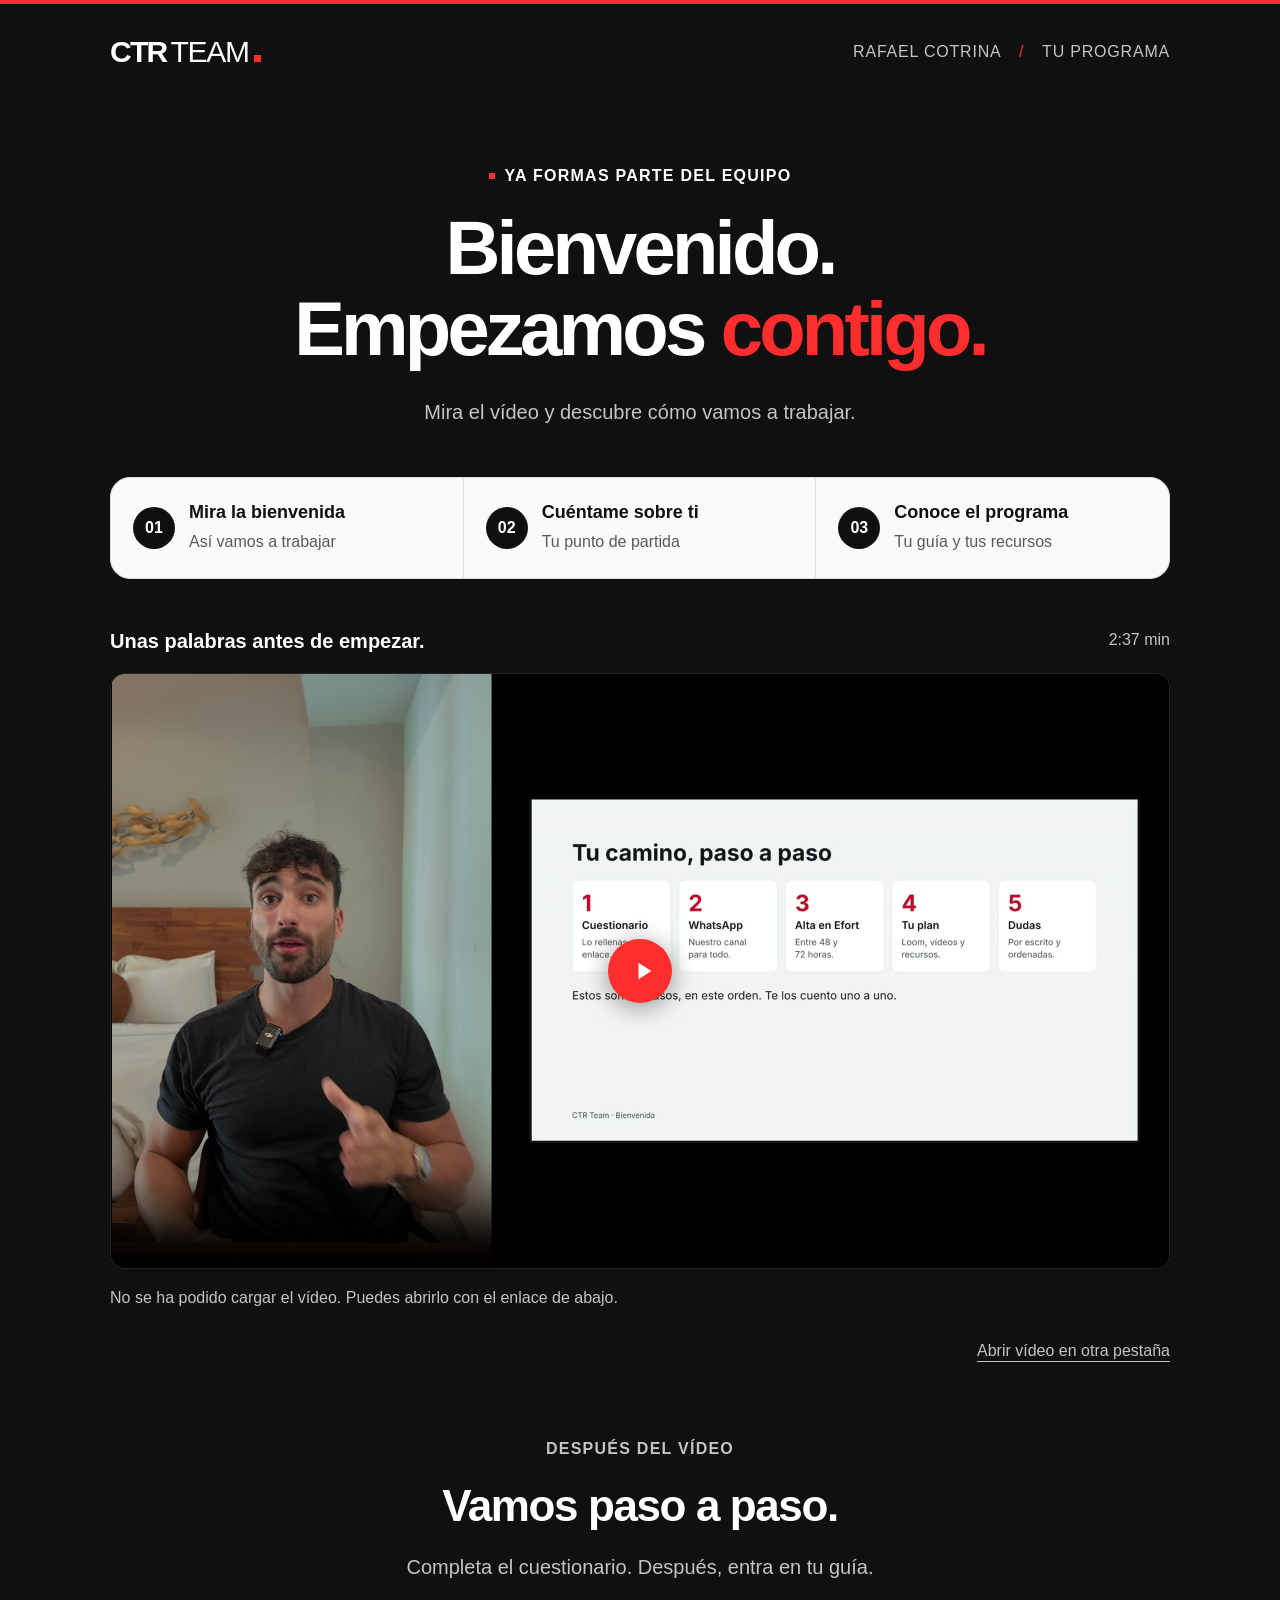
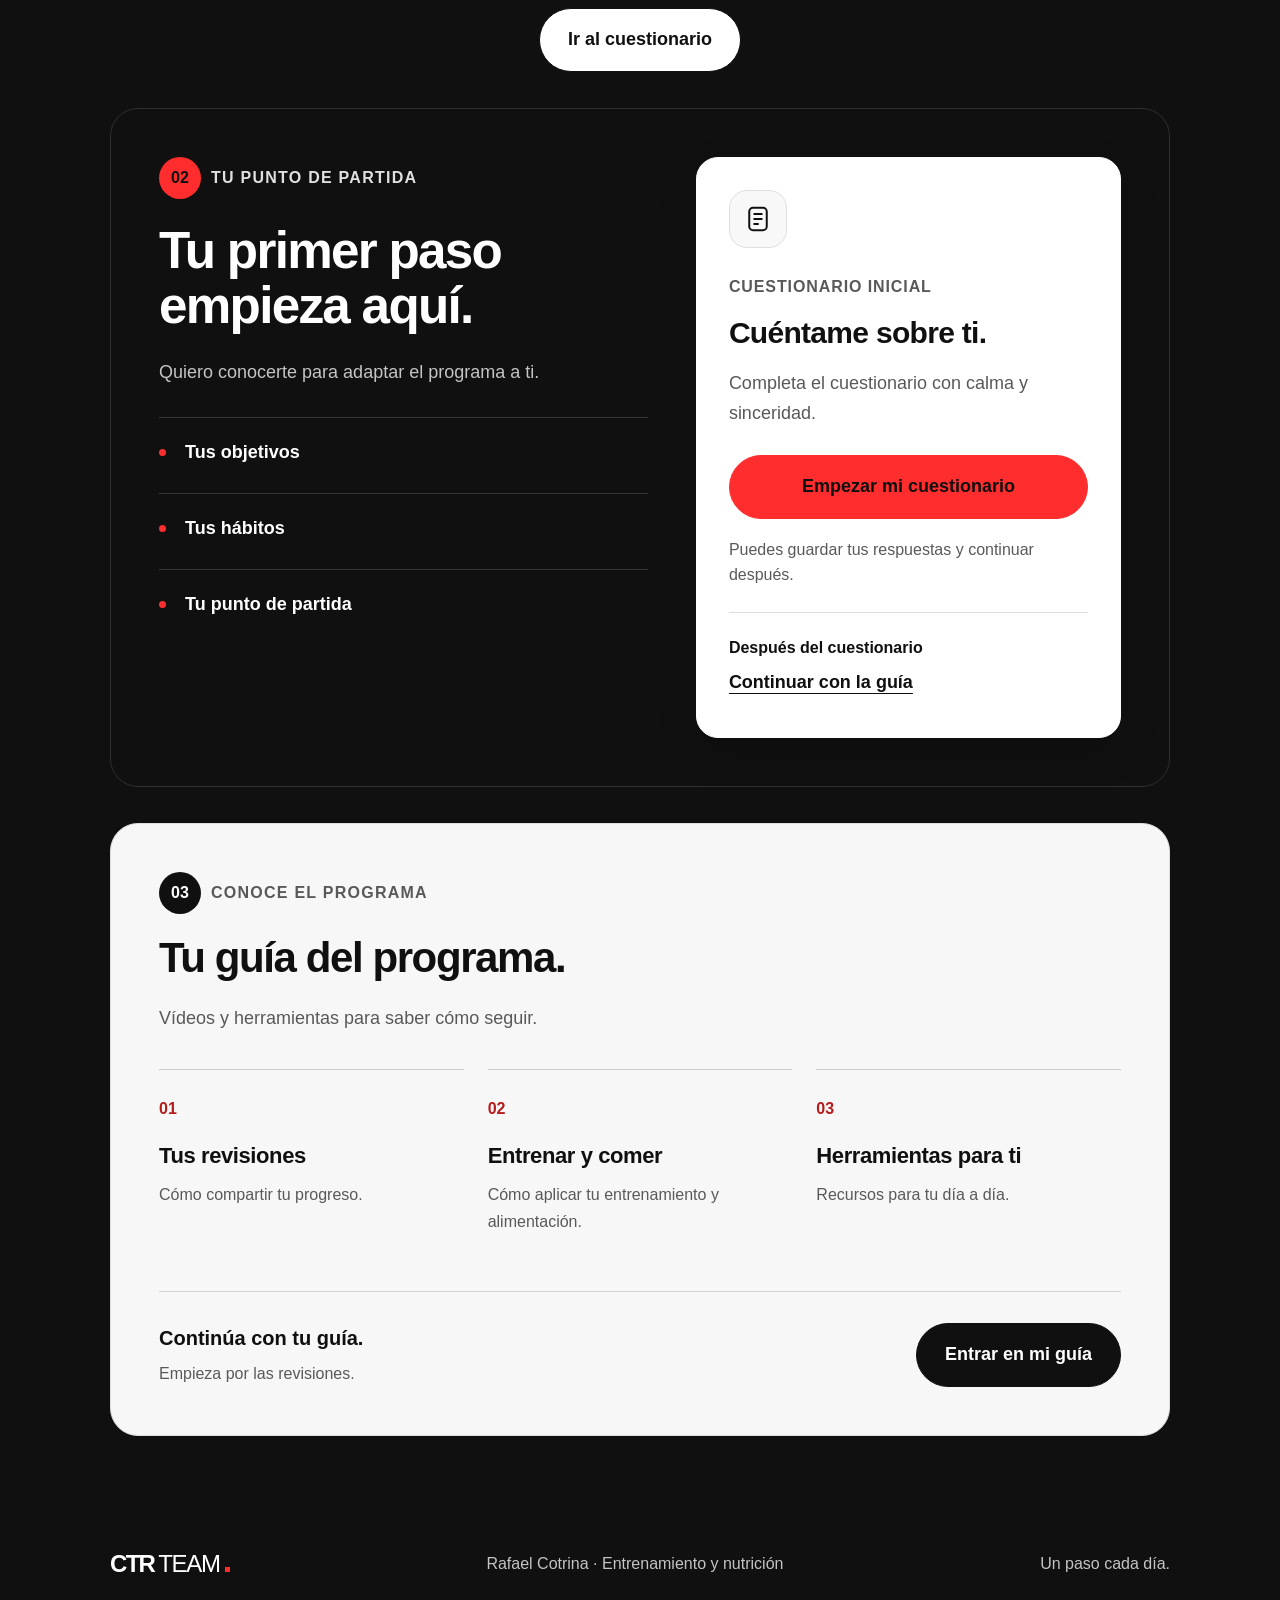
<file: index.html>
<!doctype html>
<html lang="es">
<head>
  <meta charset="utf-8"><meta name="viewport" content="width=device-width, initial-scale=1">
  <meta name="theme-color" content="#101010"><meta name="robots" content="noindex, nofollow">
  <meta name="description" content="Bienvenido a CTR Team. Un mensaje de Rafael y tu cuestionario inicial para empezar.">
  <title>Bienvenido al programa · CTR Team</title>
  <link rel="icon" href="data:image/svg+xml,%3Csvg xmlns='http://www.w3.org/2000/svg' viewBox='0 0 32 32'%3E%3Crect width='32' height='32' rx='7' fill='%23FF2D2D'/%3E%3Ctext x='16' y='22' text-anchor='middle' fill='white' font-family='Arial' font-size='16' font-weight='bold'%3ECTR%3C/text%3E%3C/svg%3E">
  <link rel="stylesheet" href="/styles.css?v=20261015-sonido1">
  <script src="/video-player.js?v=20261015-sonido1" defer></script>
</head>
<body>
  <a class="skip" href="#contenido">Saltar al contenido</a>
  <header class="header"><div class="shell header-inner"><a class="brand" href="/" aria-label="CTR Team · Bienvenida">CTR<span>TEAM</span><i aria-hidden="true"></i></a><span class="header-label">RAFAEL COTRINA <span class="separator">/</span> TU PROGRAMA</span></div></header>
  <main id="contenido">
    <section class="welcome shell">
      <div class="welcome-heading"><p class="eyebrow"><span></span> YA FORMAS PARTE DEL EQUIPO</p><h1>Bienvenido.<br>Empezamos <em>contigo.</em></h1><p class="intro">Mira el vídeo y descubre cómo vamos a trabajar.</p></div>
      <nav class="welcome-steps" aria-label="Tus primeros pasos"><a href="#bienvenida"><span class="step-number">01</span><span><strong>Mira la bienvenida</strong><span>Así vamos a trabajar</span></span></a><a href="#cuestionario"><span class="step-number">02</span><span><strong>Cuéntame sobre ti</strong><span>Tu punto de partida</span></span></a><a href="#guia"><span class="step-number">03</span><span><strong>Conoce el programa</strong><span>Tu guía y tus recursos</span></span></a></nav>
      <div class="video-label" id="bienvenida"><span>Unas palabras antes de empezar.</span><span>2:37 min</span></div>
      <div class="video-frame"><video controls playsinline webkit-playsinline autoplay muted preload="auto" data-autoplay poster="/videos/bienvenida/portada.jpg" data-stream="/videos/bienvenida/index.m3u8" aria-label="Vídeo de bienvenida al programa de Rafael" aria-describedby="bienvenida-error">Tu navegador no puede reproducir este vídeo. Puedes abrirlo con el enlace de abajo.</video></div>
      <p class="video-error" id="bienvenida-error" role="status" hidden>No se ha podido cargar el vídeo. Puedes abrirlo con el enlace de abajo.</p>
      <div class="video-foot welcome-video-foot"><a href="https://drive.google.com/file/d/1lkbGD6begpE42Gwioo1GrLt0zmg1-yBT/view" target="_blank" rel="noopener noreferrer">Abrir vídeo en otra pestaña</a></div>
      <div class="journey-intro"><p class="eyebrow">DESPUÉS DEL VÍDEO</p><h2>Vamos paso a paso.</h2><p>Completa el cuestionario. Después, entra en tu guía.</p><a class="button button-secondary" href="#cuestionario">Ir al cuestionario</a></div>
      <section class="onboarding" id="cuestionario" aria-labelledby="onboarding-title">
        <div class="onboarding-copy"><p class="eyebrow"><span class="step-number">02</span> TU PUNTO DE PARTIDA</p><h2 id="onboarding-title">Tu primer paso<br>empieza aquí.</h2><p>Quiero conocerte para adaptar el programa a ti.</p><ul class="intake-topics"><li><strong>Tus objetivos</strong></li><li><strong>Tus hábitos</strong></li><li><strong>Tu punto de partida</strong></li></ul></div>
        <div class="onboarding-action"><span class="form-icon" aria-hidden="true"><svg viewBox="0 0 24 24"><rect x="5" y="3" width="14" height="18" rx="3"/><path d="M9 8h6M9 12h6M9 16h3"/></svg></span><span class="action-label">CUESTIONARIO INICIAL</span><h3>Cuéntame sobre ti.</h3><p>Completa el cuestionario con calma y sinceridad.</p><a class="button" href="https://portal.ctrteam.es/client/intake" target="_blank" rel="noopener noreferrer" aria-describedby="intake-note">Empezar mi cuestionario</a><p class="action-note" id="intake-note">Puedes guardar tus respuestas y continuar después.</p><div class="after-intake"><strong>Después del cuestionario</strong><a href="#guia">Continuar con la guía</a></div></div>
      </section>
      <section class="welcome-next" id="guia" aria-labelledby="next-title"><div class="next-heading"><p class="eyebrow"><span class="step-number">03</span> CONOCE EL PROGRAMA</p><h2 id="next-title">Tu guía del programa.</h2><p>Vídeos y herramientas para saber cómo seguir.</p></div><ol class="guide-preview"><li><span class="preview-number">01</span><h3>Tus revisiones</h3><p>Cómo compartir tu progreso.</p></li><li><span class="preview-number">02</span><h3>Entrenar y comer</h3><p>Cómo aplicar tu entrenamiento y alimentación.</p></li><li><span class="preview-number">03</span><h3>Herramientas para ti</h3><p>Recursos para tu día a día.</p></li></ol><div class="guide-cta"><p><strong>Continúa con tu guía.</strong><span>Empieza por las revisiones.</span></p><a class="button button-dark" href="/recursos/">Entrar en mi guía</a></div></section>
    </section>
  </main>
  <footer class="footer"><div class="shell footer-inner"><span class="brand small">CTR<span>TEAM</span><i aria-hidden="true"></i></span><span>Rafael Cotrina · Entrenamiento y nutrición</span><span>Un paso cada día.</span></div></footer>
</body>
</html>
</file>
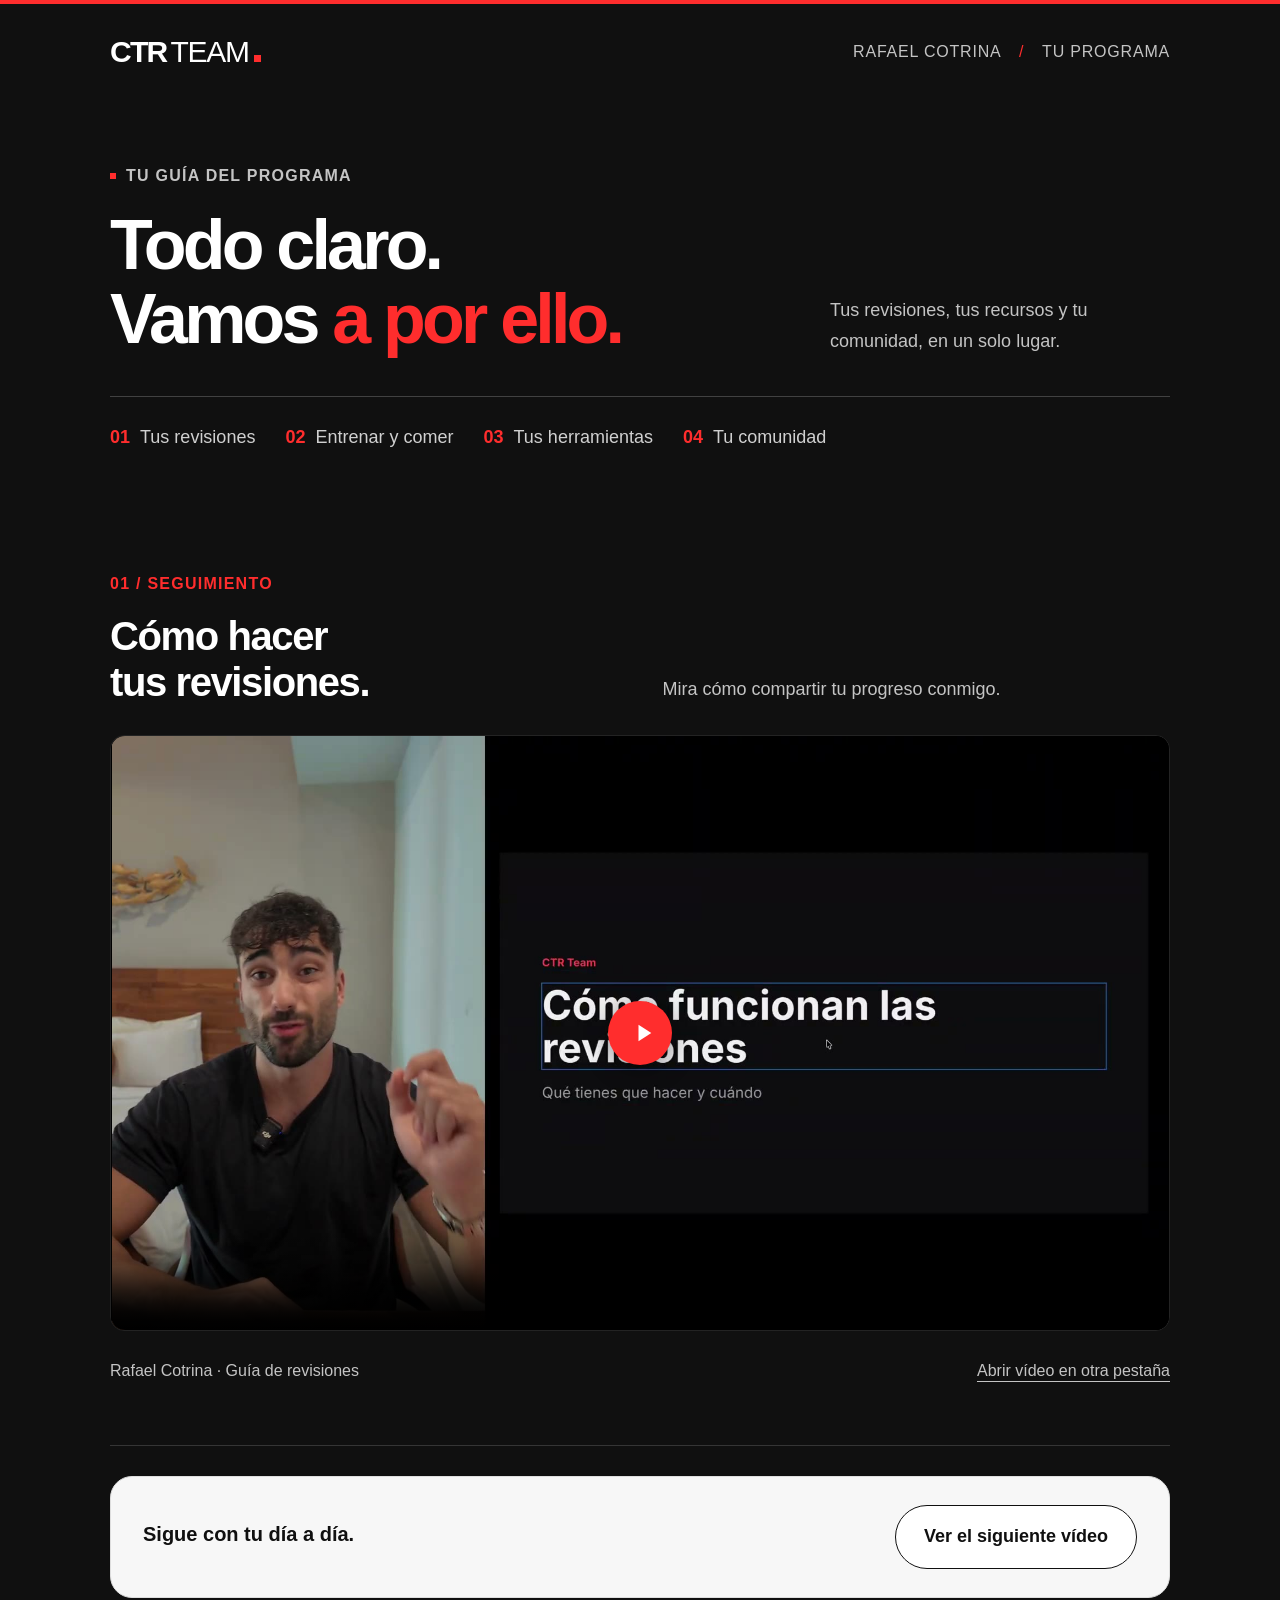
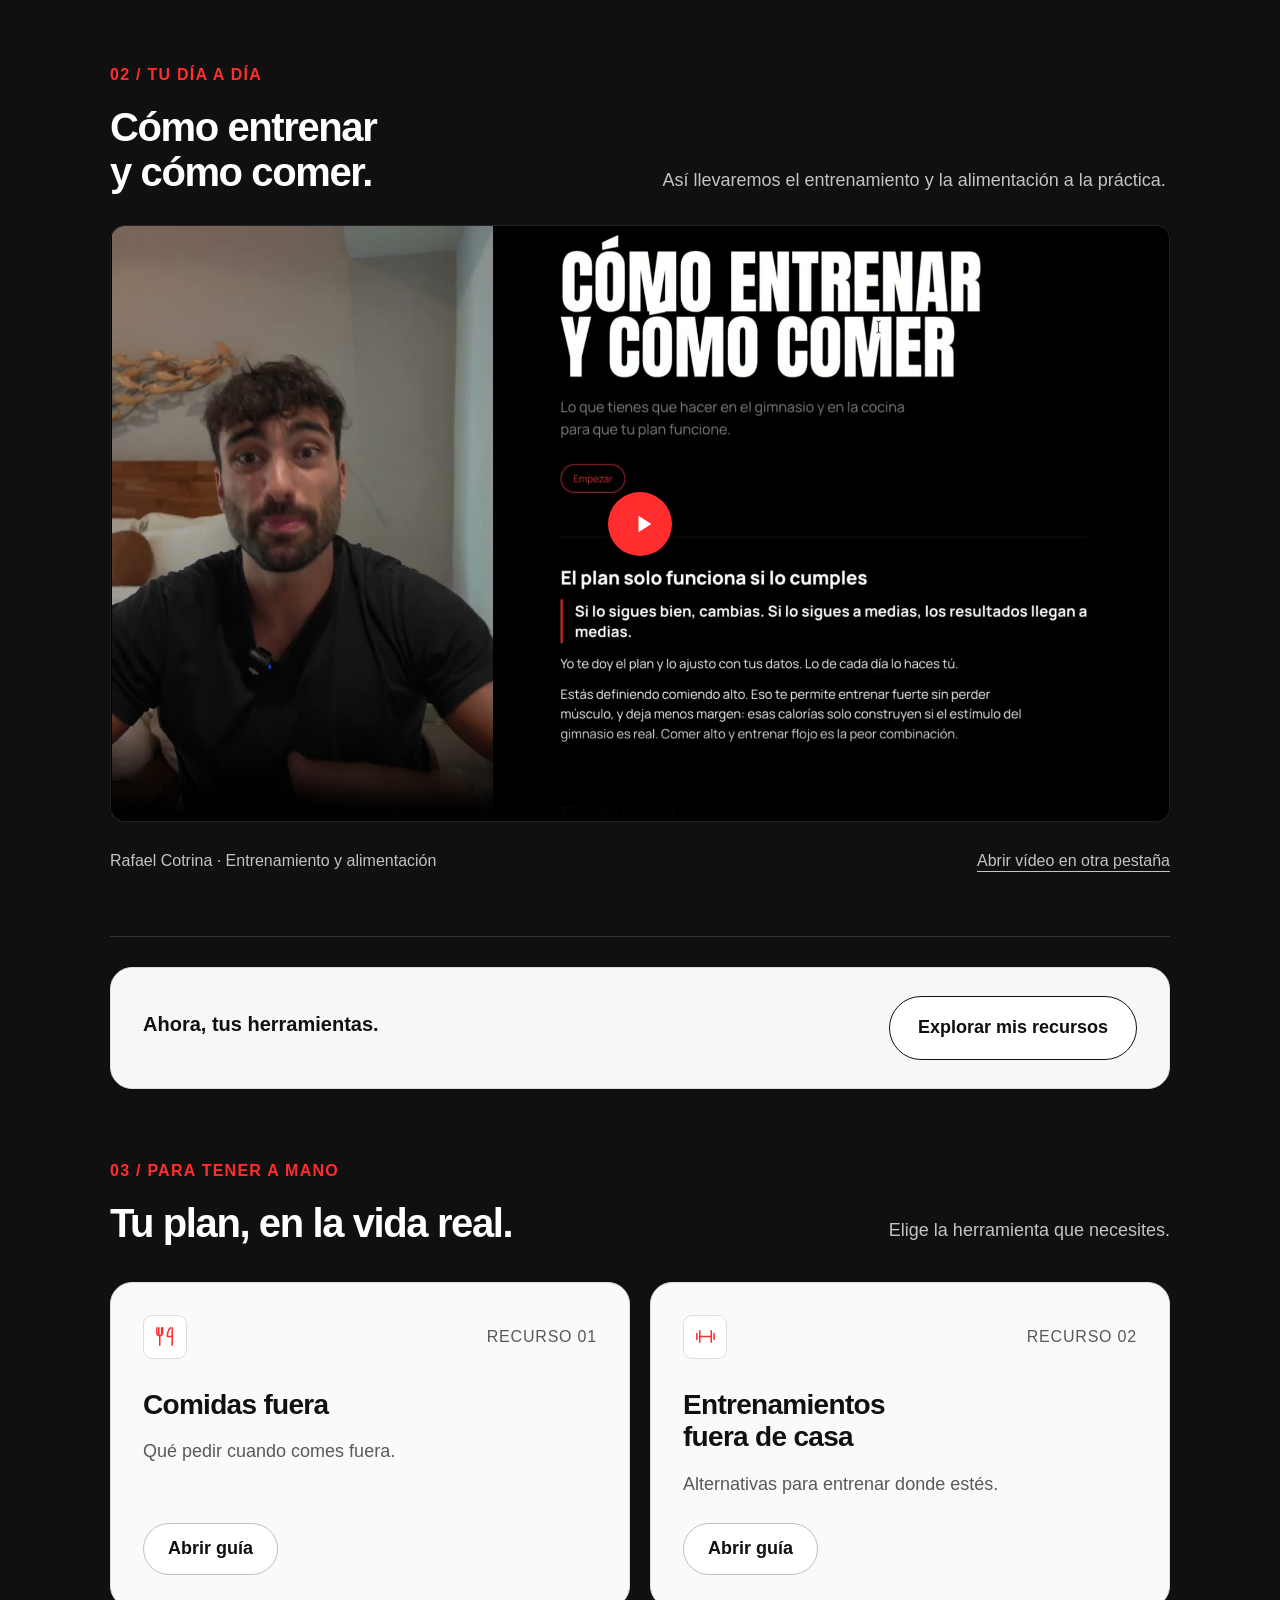
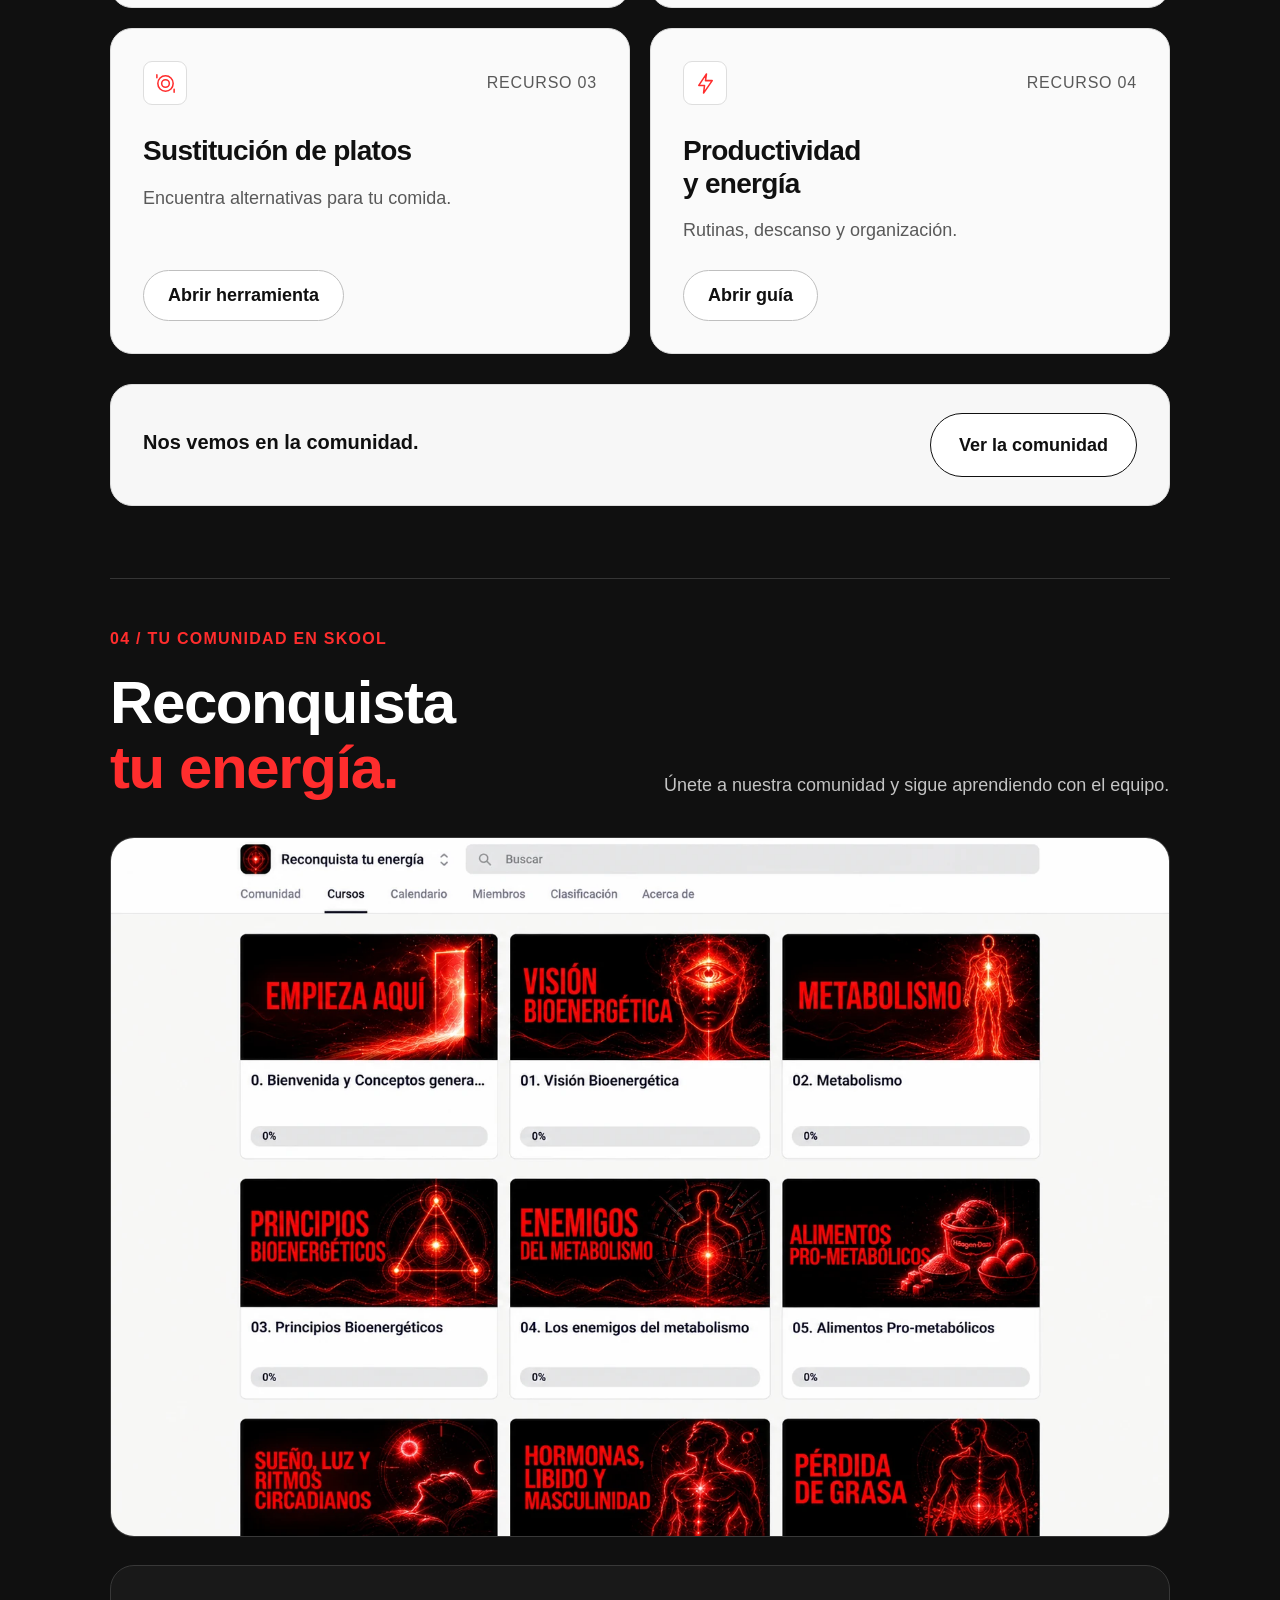
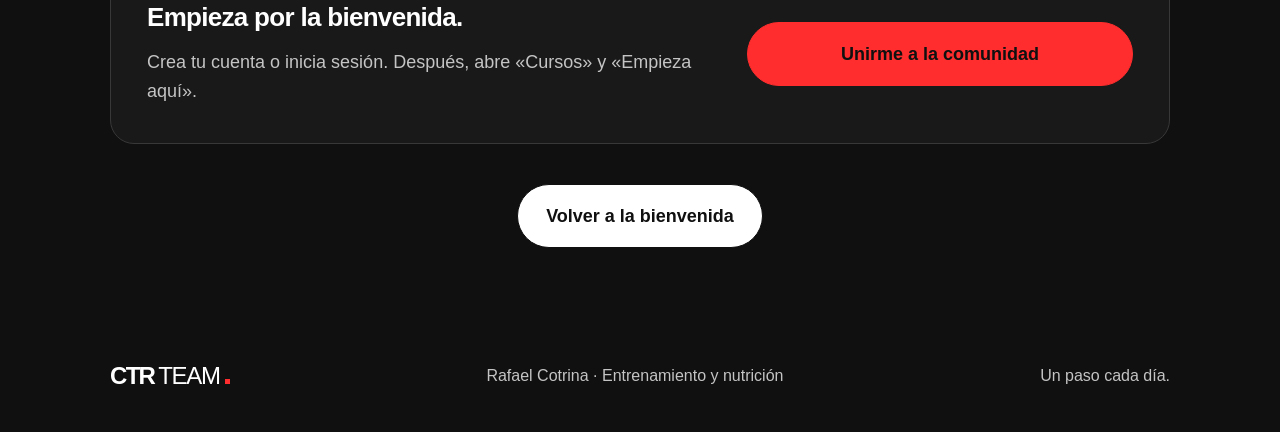
<file: recursos/index.html>
<!doctype html>
<html lang="es">
<head>
  <meta charset="utf-8"><meta name="viewport" content="width=device-width, initial-scale=1">
  <meta name="theme-color" content="#101010"><meta name="robots" content="noindex, nofollow">
  <meta name="description" content="Cómo hacer tus revisiones, entrenar y comer. Los vídeos y recursos de Rafael Cotrina para clientes de CTR Team.">
  <title>Guía y recursos del programa · CTR Team</title>
  <link rel="icon" href="data:image/svg+xml,%3Csvg xmlns='http://www.w3.org/2000/svg' viewBox='0 0 32 32'%3E%3Crect width='32' height='32' rx='7' fill='%23FF2D2D'/%3E%3Ctext x='16' y='22' text-anchor='middle' fill='white' font-family='Arial' font-size='16' font-weight='bold'%3ECTR%3C/text%3E%3C/svg%3E">
  <link rel="stylesheet" href="/styles.css?v=20261007-video3">
  <script src="/video-player.js?v=20261007-perf1" defer></script>
</head>
<body>
  <a class="skip" href="#contenido">Saltar al contenido</a>
  <header class="header"><div class="shell header-inner"><a class="brand" href="/" aria-label="CTR Team · Bienvenida">CTR<span>TEAM</span><i aria-hidden="true"></i></a><span class="header-label">RAFAEL COTRINA <span class="separator">/</span> TU PROGRAMA</span></div></header>
  <main id="contenido">
    <section class="guide-hero"><div class="shell"><p class="eyebrow"><span></span> TU GUÍA DEL PROGRAMA</p><div class="guide-top"><h1>Todo claro.<br>Vamos <em>a por ello.</em></h1><p class="intro">Tus revisiones, tus recursos y tu comunidad, en un solo lugar.</p></div><nav class="guide-nav" aria-label="Apartados de la guía"><a href="#revisiones"><b>01</b> Tus revisiones</a><a href="#entrenamiento"><b>02</b> Entrenar y comer</a><a href="#recursos"><b>03</b> Tus herramientas</a><a href="#comunidad"><b>04</b> Tu comunidad</a></nav></div></section>
    <div class="shell">
      <section class="lesson" id="revisiones"><div class="lesson-heading"><div><p class="eyebrow">01 / SEGUIMIENTO</p><h2>Cómo hacer<br>tus revisiones.</h2></div><p>Mira cómo compartir tu progreso conmigo.</p></div><div class="video-frame"><video controls playsinline webkit-playsinline preload="metadata" poster="/videos/revisiones/portada.jpg" data-stream="/videos/revisiones/index.m3u8" aria-label="Rafael explica cómo hacer las revisiones" aria-describedby="revisiones-error">Tu navegador no puede reproducir este vídeo. Puedes abrirlo con el enlace de abajo.</video></div><p class="video-error" id="revisiones-error" role="status" hidden>No se ha podido cargar el vídeo. Puedes abrirlo con el enlace de abajo.</p><div class="video-foot"><span>Rafael Cotrina · Guía de revisiones</span><a href="https://drive.google.com/file/d/16WwOPVZjIy7T-MBaVqCohghnG7ned4PS/view" target="_blank" rel="noopener noreferrer">Abrir vídeo en otra pestaña</a></div></section>
      <div class="lesson-next"><p><strong>Sigue con tu día a día.</strong></p><a class="button button-secondary" href="#entrenamiento">Ver el siguiente vídeo</a></div>
      <section class="lesson" id="entrenamiento"><div class="lesson-heading"><div><p class="eyebrow">02 / TU DÍA A DÍA</p><h2>Cómo entrenar<br>y cómo comer.</h2></div><p>Así llevaremos el entrenamiento y la alimentación a la práctica.</p></div><div class="video-frame"><video controls playsinline webkit-playsinline preload="metadata" poster="/videos/entrenamiento/portada.jpg" data-stream="/videos/entrenamiento/index.m3u8" aria-label="Rafael explica cómo entrenar y cómo comer" aria-describedby="entrenamiento-error">Tu navegador no puede reproducir este vídeo. Puedes abrirlo con el enlace de abajo.</video></div><p class="video-error" id="entrenamiento-error" role="status" hidden>No se ha podido cargar el vídeo. Puedes abrirlo con el enlace de abajo.</p><div class="video-foot"><span>Rafael Cotrina · Entrenamiento y alimentación</span><a href="https://drive.google.com/file/d/1GxzIFbM4kIP2e-29hVFiJmaAj7UwzLPf/view" target="_blank" rel="noopener noreferrer">Abrir vídeo en otra pestaña</a></div></section>
      <div class="lesson-next"><p><strong>Ahora, tus herramientas.</strong></p><a class="button button-secondary" href="#recursos">Explorar mis recursos</a></div>
      <section class="resources" id="recursos"><div class="resources-heading"><div><p class="eyebrow">03 / PARA TENER A MANO</p><h2>Tu plan, en la vida real.</h2></div><p>Elige la herramienta que necesites.</p></div>
        <div class="resource-grid">
          <a class="resource-card" href="https://claude.ai/artifact/DqdqH2NQxdYZmWKZCzpkqv" target="_blank" rel="noopener noreferrer" aria-label="Comidas fuera · Abrir en otra pestaña"><div class="resource-top"><span class="resource-icon"><svg viewBox="0 0 24 24" aria-hidden="true"><path d="M5 3v7m3-7v7M3 3v5a3 3 0 0 0 6 0V3M6 11v10M17 3c-3 3-3 7-3 9h5M19 3v18"/></svg></span><span class="resource-number">RECURSO 01</span></div><h3>Comidas fuera</h3><p>Qué pedir cuando comes fuera.</p><span class="resource-open">Abrir guía</span></a>
          <a class="resource-card" href="https://claude.ai/artifact/BQ1sgyyivEqp8ZBa38Khde" target="_blank" rel="noopener noreferrer" aria-label="Entrenamientos fuera de casa · Abrir en otra pestaña"><div class="resource-top"><span class="resource-icon"><svg viewBox="0 0 24 24" aria-hidden="true"><path d="M3 9v6m3-9v12m12-12v12m3-9v6M6 12h12"/></svg></span><span class="resource-number">RECURSO 02</span></div><h3>Entrenamientos<br>fuera de casa</h3><p>Alternativas para entrenar donde estés.</p><span class="resource-open">Abrir guía</span></a>
          <a class="resource-card" href="https://claude.ai/artifact/2izBttX7YfsXbDAvs11fT3" target="_blank" rel="noopener noreferrer" aria-label="Sustitución de platos · Abrir en otra pestaña"><div class="resource-top"><span class="resource-icon"><svg viewBox="0 0 24 24" aria-hidden="true"><circle cx="12" cy="12" r="8"/><circle cx="12" cy="12" r="4"/><path d="M3 3v3M21 18v3"/></svg></span><span class="resource-number">RECURSO 03</span></div><h3>Sustitución de platos</h3><p>Encuentra alternativas para tu comida.</p><span class="resource-open">Abrir herramienta</span></a>
          <a class="resource-card" href="https://claude.ai/artifact/2JEGtuVqCnb7jW1YvKyfVr" target="_blank" rel="noopener noreferrer" aria-label="Productividad y energía · Abrir en otra pestaña"><div class="resource-top"><span class="resource-icon"><svg viewBox="0 0 24 24" aria-hidden="true"><path d="m13 2-8 12h6l-1 8 9-13h-7l1-7Z"/></svg></span><span class="resource-number">RECURSO 04</span></div><h3>Productividad<br>y energía</h3><p>Rutinas, descanso y organización.</p><span class="resource-open">Abrir guía</span></a>
        </div><div class="lesson-next"><p><strong>Nos vemos en la comunidad.</strong></p><a class="button button-secondary" href="#comunidad">Ver la comunidad</a></div>
      </section>
      <section class="community" id="comunidad" aria-labelledby="community-title">
        <div class="community-heading"><div><p class="eyebrow">04 / TU COMUNIDAD EN SKOOL</p><h2 id="community-title">Reconquista<br><em>tu energía.</em></h2></div><p>Únete a nuestra comunidad y sigue aprendiendo con el equipo.</p></div>
        <figure class="community-preview"><picture><source type="image/webp" srcset="/assets/skool-comunidad-v1.webp"><img src="/assets/skool-comunidad-mejorada.png" width="1544" height="1018" loading="lazy" decoding="async" alt="Vista de los cursos de la comunidad Reconquista tu energía en Skool."></picture></figure>
        <div class="community-join"><div><h3>Empieza por la bienvenida.</h3><p>Crea tu cuenta o inicia sesión. Después, abre «Cursos» y «Empieza aquí».</p></div><a class="button" href="https://www.skool.com/reconquista-tu-energia-1217" target="_blank" rel="noopener noreferrer">Unirme a la comunidad</a></div>
      </section>
      <div class="guide-back community-back"><a class="button button-secondary" href="/">Volver a la bienvenida</a></div>
    </div>
  </main>
  <footer class="footer"><div class="shell footer-inner"><span class="brand small">CTR<span>TEAM</span><i aria-hidden="true"></i></span><span>Rafael Cotrina · Entrenamiento y nutrición</span><span>Un paso cada día.</span></div></footer>
</body>
</html>
</file>
<file: styles.css>
:root{--red:#ff2d2d;--ink:#101010;--paper:#101010;--gray:#595959;--on-dark:#c4c4c4;--line:#dedede;--max:1060px;font-family:Arial,Helvetica,sans-serif;color:#fff;background:var(--paper);font-synthesis:none}
*{box-sizing:border-box}
html{scroll-behavior:smooth;scroll-padding-top:30px}
body{margin:0;font-size:1.125rem;line-height:1.65}
a{color:inherit;text-underline-offset:5px}
button,a{-webkit-tap-highlight-color:transparent}
button{font:inherit}
:focus-visible{outline:3px solid var(--red);outline-offset:5px}
.shell{width:min(var(--max),calc(100% - 64px));margin-inline:auto}
.skip{position:absolute;top:-100px;left:16px;padding:12px 18px;background:white;z-index:20}
.skip:focus{top:8px}
.header{background:var(--ink);color:#fff;border-top:4px solid var(--red)}
.header-inner{display:flex;align-items:center;justify-content:space-between;min-height:96px;gap:24px}
.brand{display:inline-flex;align-items:baseline;font-weight:900;font-size:1.875rem;letter-spacing:-1.7px;line-height:1;text-decoration:none}
.brand span{font-weight:400;letter-spacing:-1.3px;margin-left:4px}
.brand i{width:7px;height:7px;background:var(--red);margin-left:5px}
.header-label{font-size:1rem;letter-spacing:.8px;color:#c4c4c4}
.separator{color:var(--red);padding:0 13px}
.welcome{padding-top:64px;padding-bottom:72px}
.welcome-heading{text-align:center;max-width:860px;margin:0 auto 48px}
.eyebrow{display:flex;align-items:center;gap:10px;margin:0 0 20px;font-size:1rem;font-weight:700;letter-spacing:1.25px;line-height:1.5}
.welcome-heading .eyebrow{justify-content:center}
.eyebrow>span{width:6px;height:6px;background:var(--red);flex-shrink:0}
h1,h2,h3,p{margin-top:0}
h1{font-size:clamp(2.75rem,6.2vw,4.75rem);letter-spacing:-3.8px;line-height:1.06;font-weight:800;margin-bottom:26px}
h1 em{color:var(--red);font-style:normal}
h2{font-size:clamp(2rem,3.2vw,2.5rem);letter-spacing:-1.4px;line-height:1.13;margin-bottom:20px}
h3{font-size:1.75rem;line-height:1.16;letter-spacing:-.7px;margin-bottom:16px}
.intro{font-size:1.25rem;line-height:1.7;color:var(--gray);margin-bottom:0}
.video-label{display:flex;align-items:center;justify-content:space-between;margin-bottom:18px;gap:20px;font-size:1.25rem;font-weight:700;line-height:1.4}
.video-label>span:last-child{color:var(--gray);font-size:1rem;font-weight:400;white-space:nowrap}
.video-frame{position:relative;aspect-ratio:16/9;background:#000;border:1px solid #232323;border-radius:14px}
.video-frame video{display:block;width:100%;height:100%;object-fit:contain;background:#000;border-radius:inherit}
.video-play{position:absolute;top:50%;left:50%;transform:translate(-50%,-50%);display:grid;place-items:center;width:64px;height:64px;border:0;border-radius:50%;background:var(--red);color:white;cursor:pointer;box-shadow:0 4px 24px #0006}
.video-play svg{width:28px;height:28px;fill:currentColor;margin-left:3px}
.video-play:hover{background:#e62323}
.video-play[hidden]{display:none}
.video-sound{position:absolute;left:50%;bottom:18px;transform:translateX(-50%);display:inline-flex;align-items:center;gap:10px;min-height:48px;padding:0 22px;border:0;border-radius:999px;background:var(--red);color:#fff;font-size:1rem;font-weight:700;cursor:pointer;box-shadow:0 4px 24px #0006;white-space:nowrap}
.video-sound svg{width:22px;height:22px;fill:currentColor}
.video-sound:hover{background:#e62323}
.video-sound[hidden]{display:none}
.video-error{margin:16px 0 0;color:var(--on-dark);font-size:1rem}
.video-error[hidden]{display:none}
.video-foot{display:flex;align-items:center;justify-content:space-between;flex-wrap:wrap;gap:12px 24px;font-size:1rem;color:var(--gray);margin-top:18px}
.video-foot a{color:#444;display:inline-flex;align-items:center;min-height:44px}
.welcome-video-foot{justify-content:flex-end}
.onboarding{display:grid;grid-template-columns:1.15fr 1fr;gap:48px;align-items:start;margin-top:32px;padding:48px;background:var(--ink);color:white;border-radius:28px;border:1px solid #303030}
.onboarding .eyebrow{color:#e0e0e0;margin-bottom:24px}
.onboarding h2{font-size:clamp(2.25rem,4vw,3.25rem);letter-spacing:-1.7px;line-height:1.08;margin-bottom:24px}
.onboarding-copy>p:not(.eyebrow){margin:0;font-size:1.125rem;color:#c4c4c4;max-width:460px}
.onboarding-action{padding:32px;border:1px solid #fff;border-radius:22px;background:#fff;color:var(--ink);box-shadow:0 16px 40px #0002}
.action-label{display:block;font-size:1rem;font-weight:700;letter-spacing:.9px;color:var(--gray);margin-bottom:16px}
.onboarding-action>p{font-size:1.125rem;line-height:1.65;color:var(--gray);margin-bottom:26px}
.button{display:inline-flex;align-items:center;justify-content:center;min-height:64px;padding:18px 28px;border:1px solid var(--red);border-radius:999px;background:var(--red);color:var(--ink);text-decoration:none;font-size:1.125rem;font-weight:700;line-height:1.4;text-align:center;transition:background .18s,box-shadow .18s,transform .18s}
.button:hover{background:#ff5151;box-shadow:0 4px 18px #0002}
.onboarding-action .button{width:100%}
.onboarding-action .action-note{display:block;margin:18px 0 24px;color:var(--gray);font-size:1rem;line-height:1.6}
.welcome-next{margin-top:36px;padding:48px;border:1px solid var(--line);border-radius:28px;background:#f7f7f7}
.welcome-next .eyebrow{color:var(--gray);margin-bottom:20px}
.welcome-next h2{font-size:clamp(2rem,3.5vw,2.625rem);margin-bottom:22px}
.next-heading>p:last-child{font-size:1.125rem;color:var(--gray);margin:0;max-width:690px}
.button-secondary{background:#fff;border-color:var(--ink);color:var(--ink)}
.button-secondary:hover{background:var(--ink);color:#fff}
.button-dark{background:var(--ink);border-color:var(--ink);color:#fff}
.button-dark:hover{background:#303030}
.welcome-steps{display:grid;grid-template-columns:repeat(3,minmax(0,1fr));border:1px solid var(--line);border-radius:20px;margin:0 0 48px;overflow:hidden;background:#fafafa}
.welcome-steps a{display:flex;align-items:center;gap:14px;padding:22px;text-decoration:none;border-right:1px solid var(--line);transition:background .18s}
.welcome-steps a:last-child{border-right:0}.welcome-steps a:hover{background:#f0f0f0}.welcome-steps strong{display:block;font-size:1.125rem;line-height:1.4}.welcome-steps a>span>span{display:block;color:var(--gray);font-size:1rem;margin-top:4px}
.step-number{display:inline-grid!important;place-items:center;width:42px!important;height:42px!important;flex:0 0 42px;border-radius:50%;background:var(--ink)!important;color:#fff;font-size:1rem;font-weight:700;letter-spacing:0}
.onboarding .step-number{background:var(--red)!important;color:var(--ink)}
.journey-intro{max-width:700px;margin:64px auto 36px;text-align:center}.journey-intro .eyebrow{justify-content:center;color:var(--gray)}.journey-intro>p:not(.eyebrow){font-size:1.25rem;color:var(--gray);margin-bottom:24px}.journey-intro h2{font-size:clamp(2rem,3.5vw,2.75rem)}
.intake-topics{list-style:none;margin:30px 0 0;padding:0}.intake-topics li{position:relative;padding:20px 0 20px 26px;border-top:1px solid #353535}.intake-topics li::before{content:'';position:absolute;left:0;top:31px;width:7px;height:7px;border-radius:50%;background:var(--red)}.intake-topics strong{display:block;color:#fff;font-size:1.125rem;margin-bottom:5px}.intake-topics span{display:block;color:#bfbfbf;font-size:1rem;line-height:1.6}
.form-icon{display:grid;place-items:center;width:58px;height:58px;margin-bottom:26px;border:1px solid var(--line);border-radius:18px;background:#f8f8f8}.form-icon svg{width:30px;height:30px;stroke:var(--ink);fill:none;stroke-width:1.6;stroke-linecap:round;stroke-linejoin:round}.onboarding-action h3{font-size:1.875rem;margin-bottom:18px}
.after-intake{border-top:1px solid var(--line);padding-top:22px}.after-intake strong,.after-intake span{display:block;font-size:1rem}.after-intake span{color:var(--gray);margin:6px 0 10px}.after-intake a{font-size:1.125rem;font-weight:700;display:inline-flex;align-items:center;min-height:44px}
.guide-preview{list-style:none;display:grid;grid-template-columns:repeat(3,minmax(0,1fr));gap:24px;margin:36px 0 32px;padding:0}.guide-preview li{padding:24px 0;border-top:1px solid #ccc}.preview-number{display:inline-block;color:#b51c1c;font-size:1rem;font-weight:700;margin-bottom:20px}.guide-preview h3{font-size:1.375rem;letter-spacing:-.4px;margin-bottom:14px}.guide-preview p{font-size:1rem;color:var(--gray);line-height:1.65;margin:0}
.guide-cta{display:flex;align-items:center;justify-content:space-between;gap:32px;border-top:1px solid #d4d4d4;padding-top:30px}.guide-cta p{margin:0}.guide-cta strong{display:block;font-size:1.25rem}.guide-cta span{display:block;font-size:1rem;color:var(--gray);margin-top:6px}.guide-cta .button{flex-shrink:0}
.lesson-next{display:flex;justify-content:space-between;align-items:center;gap:28px;padding:28px 32px;margin-top:30px;border:1px solid var(--line);border-radius:22px;background:#f7f7f7}.lesson-next p{margin:0;color:var(--gray);font-size:1rem}.lesson-next strong{display:block;color:var(--ink);font-size:1.25rem;margin-bottom:6px}.lesson-next .button{flex-shrink:0}
.footer{background:#101010;color:#c4c4c4}
.footer-inner{min-height:112px;display:flex;align-items:center;justify-content:space-between;gap:24px;font-size:1rem;padding-block:24px}
.brand.small{font-size:1.5rem;color:white}
.brand.small i{width:5px;height:5px}
.guide-hero{background:#101010;color:white;padding:64px 0 48px}
.guide-hero .eyebrow{color:#c4c4c4}
.guide-top{display:flex;align-items:end;justify-content:space-between;gap:40px}
.guide-hero h1{font-size:clamp(2.625rem,5.8vw,4.375rem);margin:0}
.guide-hero .intro{max-width:340px;color:#c4c4c4;font-size:1.125rem}
.guide-nav{display:flex;gap:30px;margin-top:40px;border-top:1px solid #414141;padding-top:18px;flex-wrap:wrap}
.guide-nav a{display:inline-flex;align-items:center;min-height:44px;text-decoration:none;font-size:1.125rem;color:#d0d0d0}
.guide-nav a:hover{color:white;text-decoration:underline}
.guide-nav b{color:var(--red);margin-right:10px}
.lesson{padding:65px 0 52px;border-bottom:1px solid var(--line)}
.lesson-heading{display:grid;grid-template-columns:1fr 1fr;gap:45px;align-items:end;margin-bottom:30px}
.lesson-heading h2{margin:0;font-size:2.5rem}
.lesson-heading p{margin:0;color:var(--gray);font-size:1.125rem}
.lesson-heading .eyebrow{margin-bottom:18px;color:#b51c1c;font-size:1rem}
.resources{padding:70px 0 72px}
.resources-heading{display:flex;align-items:end;justify-content:space-between;gap:35px;margin-bottom:36px}
.resources-heading h2{margin:0}
.resources-heading .eyebrow{color:#b51c1c;margin-bottom:18px}
.resources-heading>p{max-width:350px;color:var(--gray);font-size:1.125rem;margin:0}
.resource-grid{display:grid;grid-template-columns:repeat(2,minmax(0,1fr));gap:20px}
.resource-card{display:flex;flex-direction:column;padding:32px;border:1px solid var(--line);border-radius:22px;text-decoration:none;min-height:300px;background:#fafafa;transition:border-color .2s,background .2s}
.resource-card:hover{border-color:var(--red);background:#fff}
.resource-top{display:flex;align-items:center;justify-content:space-between;gap:12px;margin-bottom:30px}
.resource-icon{width:44px;height:44px;display:grid;place-items:center;background:#fff;border:1px solid var(--line);border-radius:9px;flex-shrink:0}
.resource-icon svg{width:23px;height:23px;stroke:var(--red);fill:none;stroke-width:1.6;stroke-linecap:round;stroke-linejoin:round}
.resource-number{font-size:1rem;color:var(--gray);letter-spacing:.8px}
.resource-card p{font-size:1.125rem;color:var(--gray);max-width:380px;margin-bottom:24px}
.resource-open{font-size:1.125rem;font-weight:700;display:inline-flex;align-items:center;justify-content:center;align-self:flex-start;min-height:48px;margin-top:auto;padding:10px 24px;border:1px solid #bfbfbf;border-radius:999px;background:#fff}
.guide-back{text-align:center;margin-top:40px}
.community{padding:48px 0 0;border-top:1px solid #353535}
.community-heading{display:grid;grid-template-columns:1fr 1fr;align-items:end;gap:48px;margin-bottom:36px}
.community-heading .eyebrow{color:var(--red)}
.community-heading h2{font-size:clamp(2.5rem,5vw,3.75rem);line-height:1.08;margin:0}
.community-heading h2 em{font-style:normal;color:var(--red)}
.community-heading>p{margin:0;color:var(--on-dark);font-size:1.125rem}
.community-preview{margin:0;overflow:hidden;border:1px solid #383838;border-radius:24px;background:#1b1b1b}
.community-preview img{display:block;width:100%;height:auto}
.community-preview figcaption{padding:20px 28px;color:#d0d0d0;font-size:1rem}
.community-join{display:grid;grid-template-columns:1.45fr 1fr;align-items:center;gap:40px;margin-top:28px;padding:36px;border:1px solid #383838;border-radius:24px;background:#191919}
.community-join h3{font-size:1.625rem;margin-bottom:16px}
.community-join p{margin:0;color:var(--on-dark);font-size:1.125rem}
.community-join .button{width:100%}
.community-back{margin-bottom:72px}
@media(max-width:760px){.community-heading,.community-join{grid-template-columns:1fr;gap:24px}.community{padding-top:36px}.community-heading{margin-bottom:28px}.community-join{padding:28px 24px}.community-preview{border-radius:18px}.community-preview figcaption{padding:18px 20px}.community-back{margin-bottom:48px}}
.resource-card:focus-visible{outline-offset:3px}
/* Keep the existing light cards while giving both pages a black canvas. */
.skip,.welcome-steps,.welcome-next,.lesson-next,.resource-card{color:var(--ink)}
.intro,.video-label>span:last-child,.video-foot,.video-foot a,.journey-intro .eyebrow,.journey-intro>p:not(.eyebrow),.lesson-heading p,.resources-heading>p{color:var(--on-dark)}
.lesson-heading .eyebrow,.resources-heading .eyebrow{color:var(--red)}
.lesson{border-bottom-color:#353535}
@media(max-width:900px){.onboarding{gap:30px;padding:36px}.onboarding-action{padding:24px}.welcome-next{gap:30px;padding:36px}.guide-top{gap:28px}.guide-hero .intro{max-width:300px}}
@media(max-width:760px){
  .shell{width:calc(100% - 36px)}.header-inner{min-height:86px}.header-label{max-width:175px;text-align:right;font-size:1rem;letter-spacing:0;line-height:1.5}.header-label .separator{display:none}.brand{font-size:1.625rem}
  .welcome{padding-top:44px;padding-bottom:48px}h1{letter-spacing:-2px}.welcome-heading{margin-bottom:36px}.intro{font-size:1.125rem}.eyebrow{letter-spacing:.6px}
  .video-label{font-size:1.125rem;align-items:start}.video-foot{align-items:start}.welcome-video-foot{justify-content:flex-start}
  .onboarding{grid-template-columns:1fr;gap:30px;padding:32px;margin-top:32px}.onboarding h2{font-size:2.625rem}.onboarding-copy>p:last-child{max-width:none}.onboarding-action{padding:26px}.onboarding-action>p br{display:none}
  .welcome-next{grid-template-columns:1fr;gap:26px;padding:32px}.welcome-next .button{width:100%}
  .guide-hero{padding:42px 0 28px}.guide-top{display:block}.guide-hero .intro{margin-top:24px;max-width:500px}.guide-nav{gap:10px 24px;margin-top:28px;padding-top:18px}
  .lesson{padding:44px 0}.lesson-heading{grid-template-columns:1fr;gap:18px}.lesson-heading h2{font-size:2.125rem}.resources{padding:48px 0}.resources-heading{display:block}.resources-heading>p{margin-top:20px}
  .resource-card{padding:26px}.footer-inner{flex-wrap:wrap;justify-content:center;gap:18px;padding:28px 0;text-align:center}.footer-inner>span:last-child{display:none}
}
@media(max-width:480px){
  .header-inner{gap:14px}.header-label{max-width:160px}.welcome h1{font-size:2.75rem}.desktop-break{display:none}.welcome-heading .eyebrow{font-size:1rem}
  .video-label{flex-direction:column;gap:8px}.onboarding,.welcome-next{padding:28px 24px}.onboarding h2{font-size:2.375rem}.onboarding-action{padding:24px 20px}.button{padding-inline:18px}.onboarding-action>p{font-size:1.5rem}.welcome-next h2{font-size:2rem}
  .resource-grid{grid-template-columns:1fr}.resource-card{min-height:280px}.footer-inner{flex-direction:column}.guide-hero h1{font-size:2.625rem}.video-frame{border-radius:5px}
}
@media(prefers-reduced-motion:reduce){html{scroll-behavior:auto}*{transition:none!important}}
@media(max-width:760px){.video-frame{aspect-ratio:16/9;height:auto;min-height:0;border-radius:14px}.video-foot{gap:8px 16px}.video-foot a{min-height:48px}}
@media(max-width:1000px){.welcome-steps a{padding:20px 16px;gap:10px}.welcome-steps strong{font-size:1rem}.welcome-steps a>span>span{font-size:1rem}.onboarding{gap:28px;padding:36px}.onboarding-action{padding:26px}.onboarding-action .button{padding-inline:18px}.guide-preview{gap:20px}.guide-cta{align-items:start}}
@media(max-width:760px){.welcome-steps{grid-template-columns:1fr;margin-bottom:34px}.welcome-steps a{padding:18px 22px;border-right:0;border-bottom:1px solid var(--line);gap:18px}.welcome-steps a:last-child{border-bottom:0}.welcome-steps strong{font-size:1.125rem}.journey-intro{margin:44px 0 28px}.journey-intro>p:not(.eyebrow){font-size:1.125rem}.onboarding{padding:32px;gap:32px}.onboarding-action>p{font-size:1.125rem;letter-spacing:0;line-height:1.65}.onboarding-action h3{font-size:1.875rem}.welcome-next{padding:32px}.guide-preview{grid-template-columns:1fr;gap:0;margin-bottom:12px}.guide-preview li{display:grid;grid-template-columns:34px 1fr;column-gap:14px;padding:24px 0}.preview-number{grid-row:1/3;margin:0}.guide-preview h3{margin-bottom:10px}.guide-preview p{grid-column:2}.guide-cta,.lesson-next{flex-direction:column;align-items:stretch;gap:24px}.guide-cta .button,.lesson-next .button{width:100%}.lesson-next{padding:26px}.guide-cta span{font-size:1.125rem}}
@media(max-width:480px){.onboarding,.welcome-next{padding:28px 22px;border-radius:24px}.onboarding-action{padding:26px 20px;border-radius:18px}.onboarding .eyebrow,.welcome-next .eyebrow{gap:12px;letter-spacing:.4px}.onboarding-action .button{font-size:1.125rem;padding-inline:16px}.step-number{width:38px!important;height:38px!important;flex-basis:38px}.guide-cta strong{font-size:1.25rem}}
</file>
